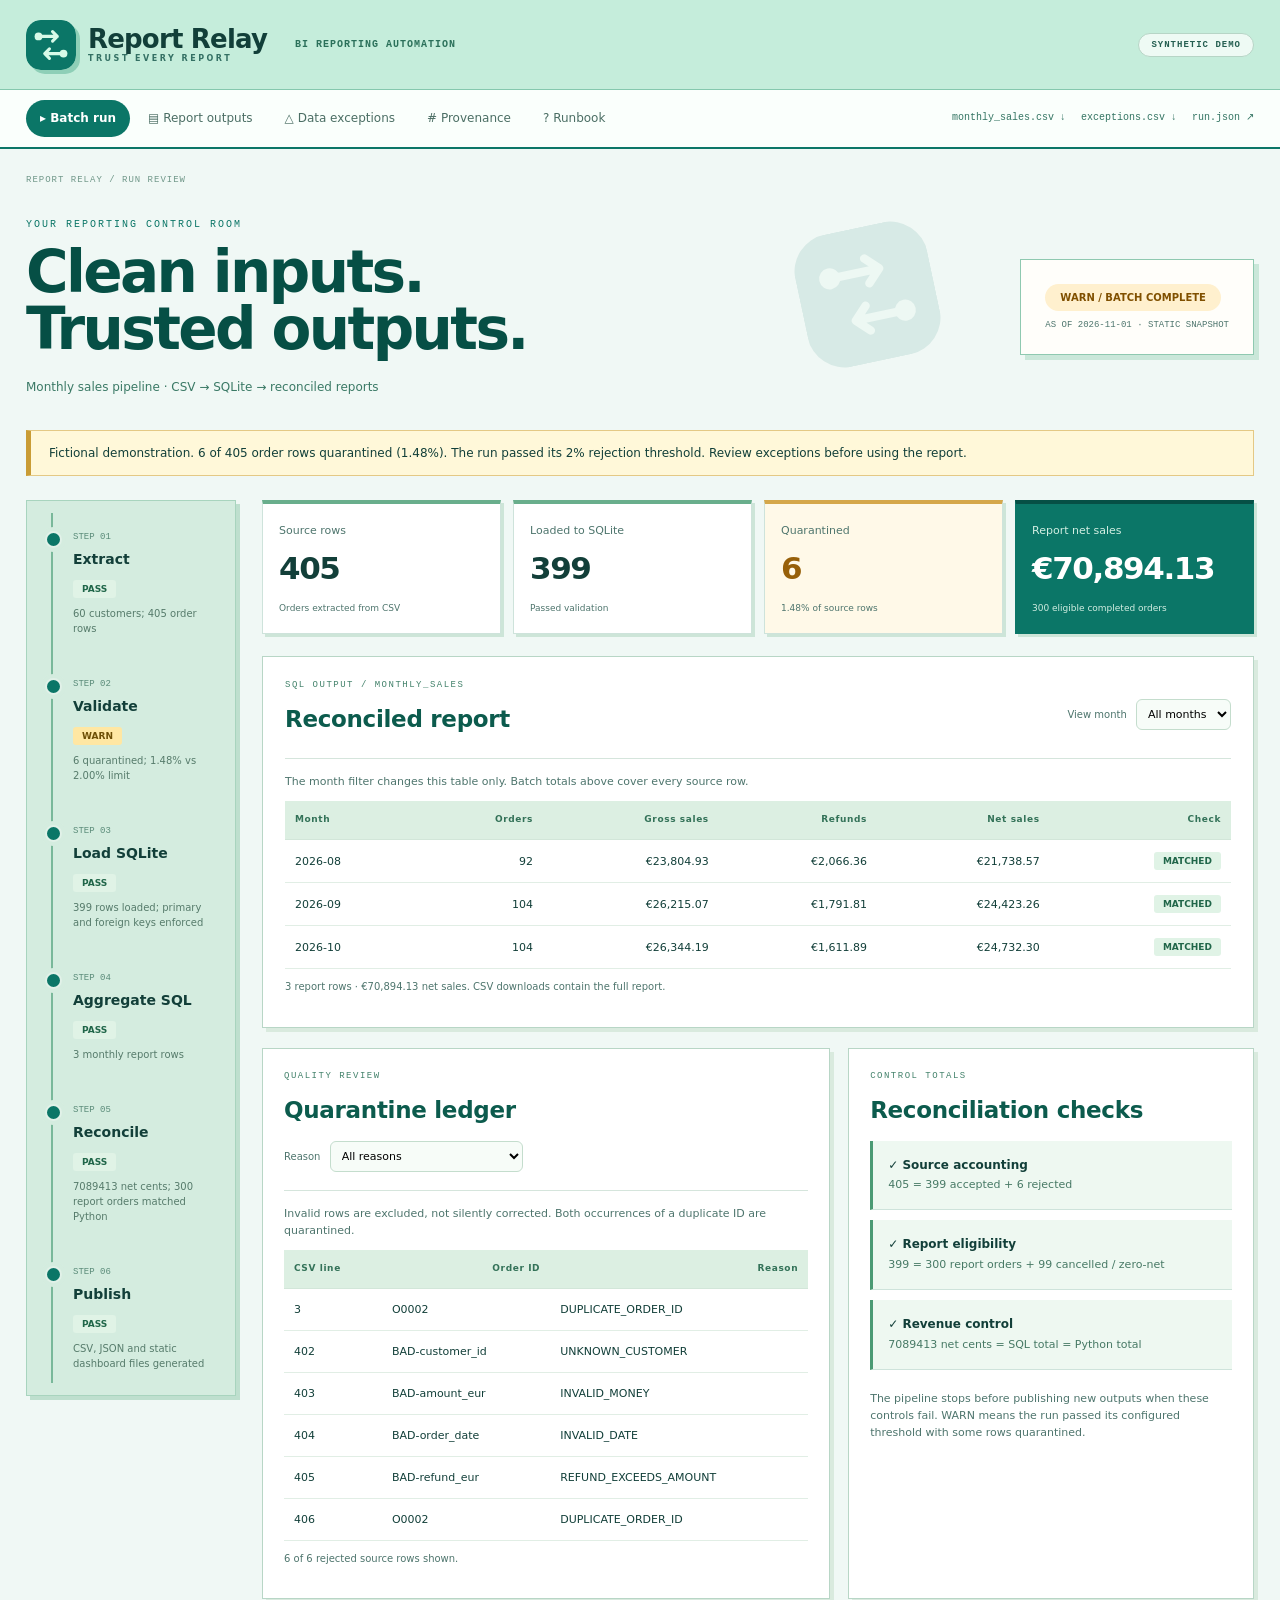
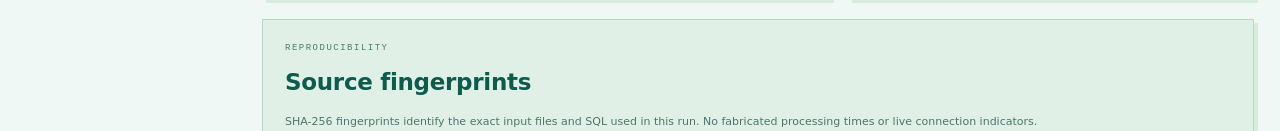
<file: index.html>
<!doctype html><html lang="en"><meta charset="utf-8"><link rel="icon" href="favicon.ico?v=identity4"><title>Report Relay</title><meta http-equiv="refresh" content="0;url=site/"><p><a href="site/">Open Report Relay</a></p></html>
</file>
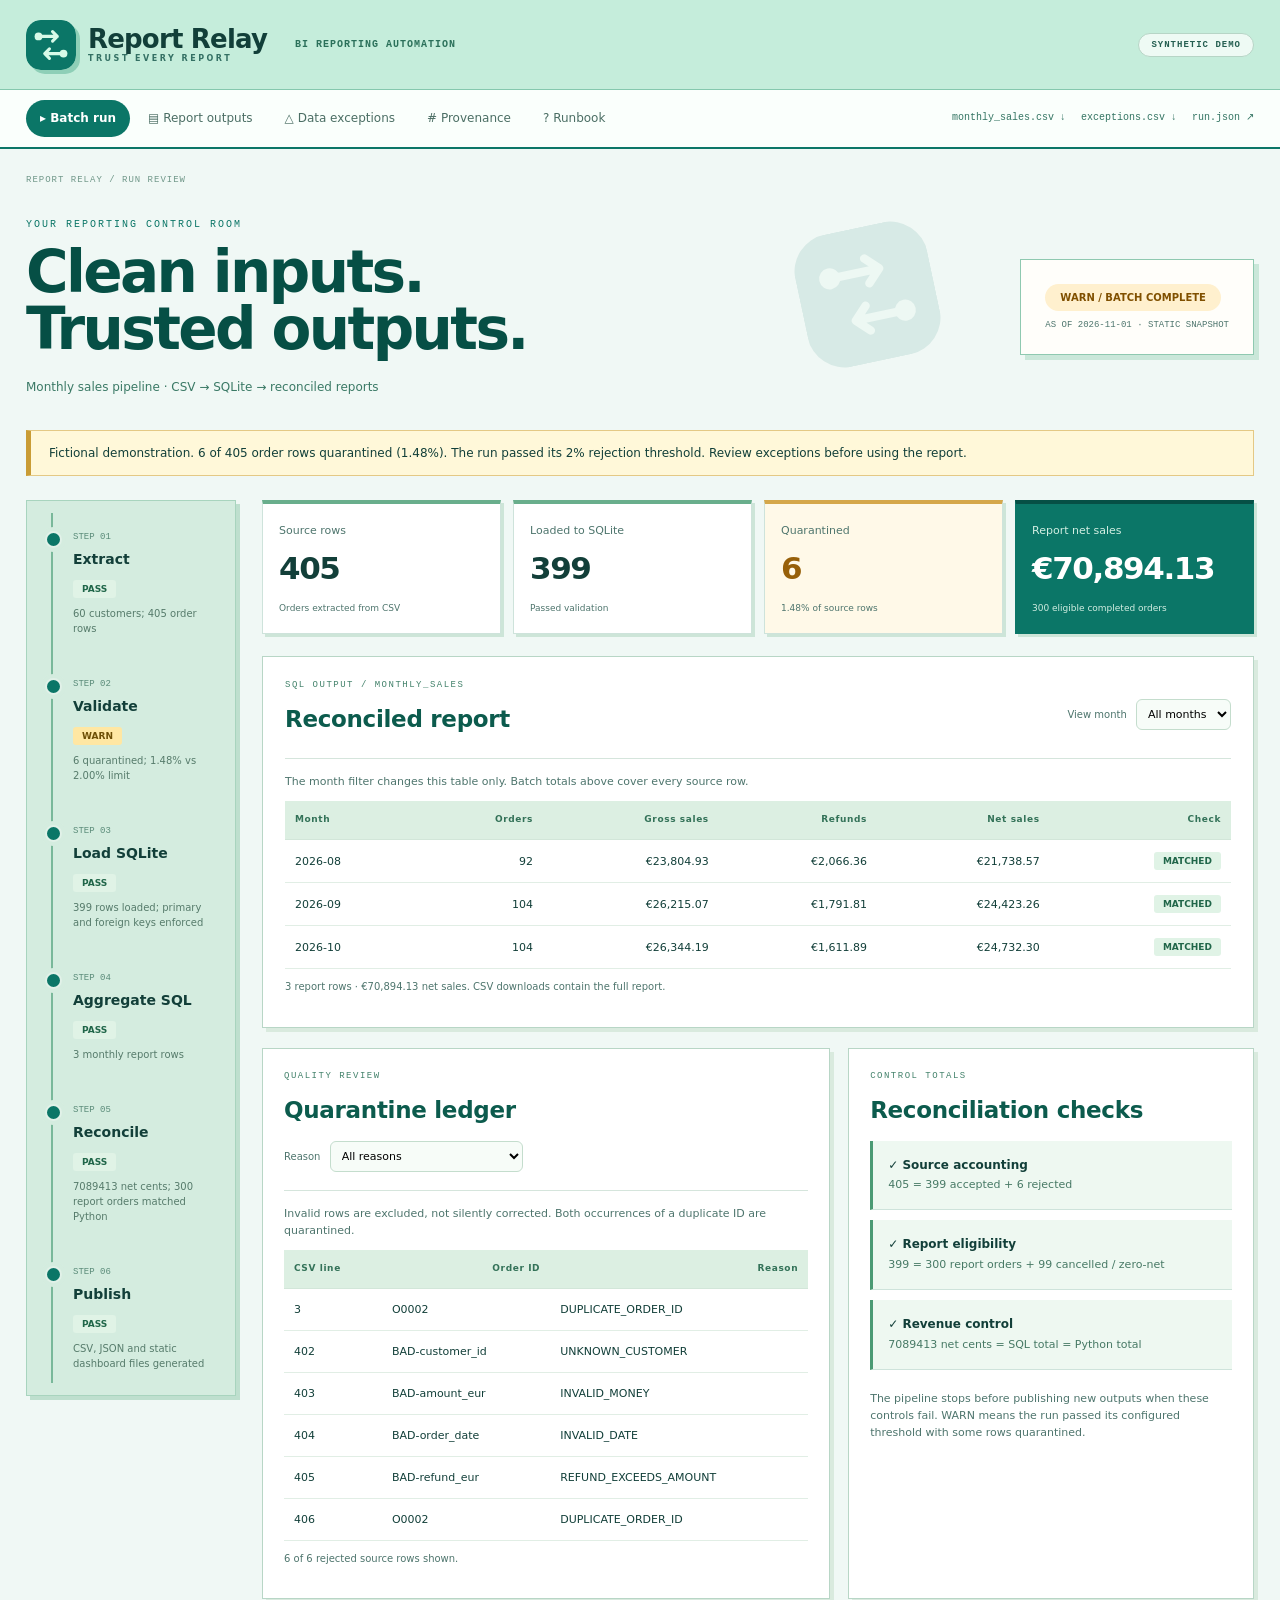
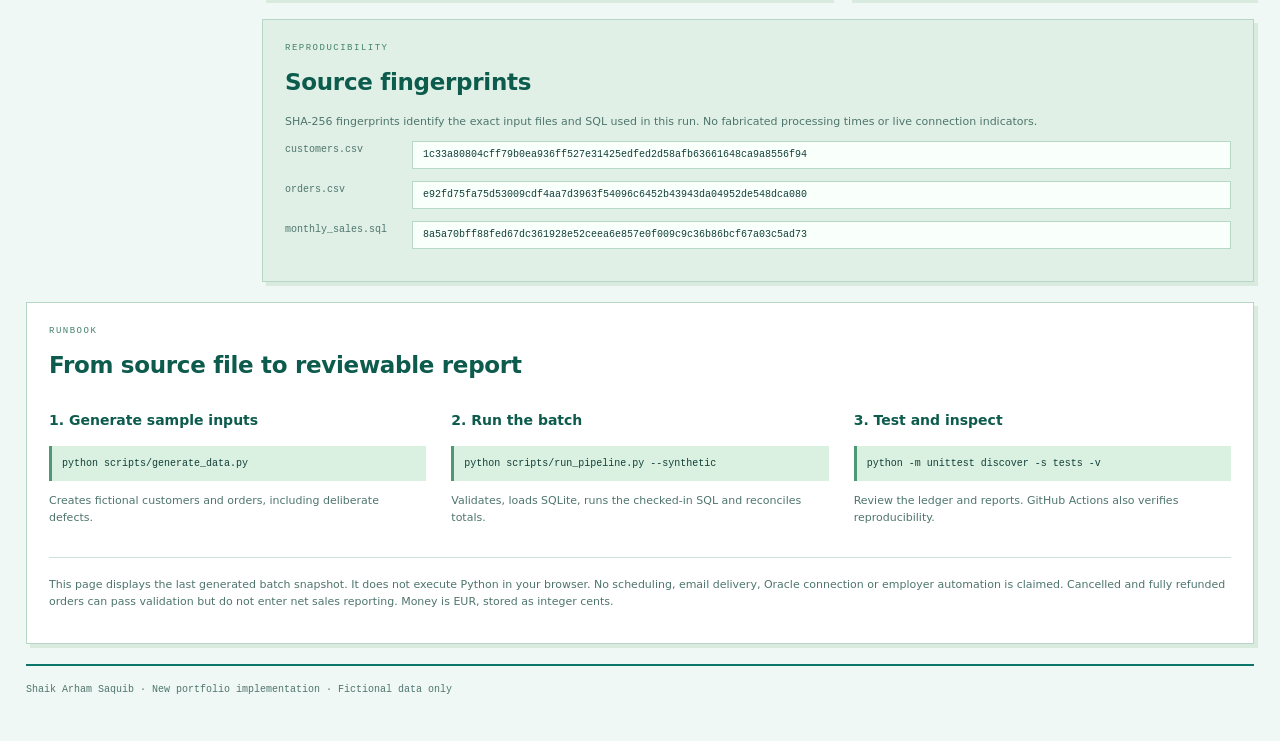
<file: site/index.html>
<!doctype html><html lang="en"><head><meta charset="utf-8"><meta name="viewport" content="width=device-width,initial-scale=1"><link rel="icon" href="favicon.ico?v=identity4" sizes="any"><link rel="icon" type="image/png" sizes="48x48" href="favicon.png?v=identity4"><link rel="apple-touch-icon" href="favicon.png?v=identity4"><title>Report Relay | BI Reporting Automation</title><link rel="stylesheet" href="styles.css?v=identity4"><script defer src="data.js"></script><script defer src="app.js"></script></head><body><a class="skip" href="#main">Skip to run report</a>
<header><a class="brand" href="#"><img src="logo.svg" alt="" width="42" height="42"><span>Report Relay<small>TRUST EVERY REPORT</small></span></a><span>BI REPORTING AUTOMATION</span><span class="environment">SYNTHETIC DEMO</span></header><div class="workspace"><aside class="sidebar"><a href="#main" class="active">▸ Batch run</a><a href="#reports">▤ Report outputs</a><a href="#exceptions">△ Data exceptions</a><a href="#provenance"># Provenance</a><a href="#method">? Runbook</a><div class="artifacts"><a href="downloads/monthly_sales.csv" download>monthly_sales.csv ↓</a><a href="downloads/exceptions.csv" download>exceptions.csv ↓</a><a href="../outputs/run.json">run.json ↗</a></div></aside>
<main id="main"><div class="breadcrumbs">REPORT RELAY / RUN REVIEW</div><section class="run-title"><div><p class="label">YOUR REPORTING CONTROL ROOM</p><h1>Clean inputs.<br>Trusted outputs.</h1><p class="sub">Monthly sales pipeline · CSV → SQLite → reconciled reports</p></div><div class="run-result"><span id="run-status"></span><small id="asof"></small></div></section><div class="notice" id="notice"></div>
<section class="pipeline" aria-label="Pipeline stage results" id="stages"></section>
<section class="metrics" aria-label="Full batch counts"><article><span>Source rows</span><strong id="input"></strong><small>Orders extracted from CSV</small></article><article><span>Loaded to SQLite</span><strong id="accepted"></strong><small>Passed validation</small></article><article class="warning"><span>Quarantined</span><strong id="rejected"></strong><small id="reject-rate"></small></article><article><span>Report net sales</span><strong id="revenue"></strong><small id="eligible"></small></article></section>
<section class="panel" id="reports"><div class="panel-heading"><div><p class="label">SQL OUTPUT / MONTHLY_SALES</p><h2>Reconciled report</h2></div><label for="month">View month <select id="month"><option value="">All months</option></select></label></div><p class="hint">The month filter changes this table only. Batch totals above cover every source row.</p><div class="table-wrap"><table><caption class="sr-only">Monthly sales output from SQLite</caption><thead><tr><th>Month</th><th>Orders</th><th>Gross sales</th><th>Refunds</th><th>Net sales</th><th>Check</th></tr></thead><tbody id="monthly"></tbody></table></div><p id="month-status" role="status" aria-live="polite"></p></section>
<div class="columns"><section class="panel" id="exceptions"><div class="panel-heading"><div><p class="label">QUALITY REVIEW</p><h2>Quarantine ledger</h2></div><label for="reason">Reason <select id="reason"><option value="">All reasons</option></select></label></div><p class="hint">Invalid rows are excluded, not silently corrected. Both occurrences of a duplicate ID are quarantined.</p><div class="table-wrap"><table><caption class="sr-only">Rejected order rows</caption><thead><tr><th>CSV line</th><th>Order ID</th><th>Reason</th></tr></thead><tbody id="errors"></tbody></table></div><p id="error-status" role="status" aria-live="polite"></p></section><section class="panel checks"><p class="label">CONTROL TOTALS</p><h2>Reconciliation checks</h2><div id="checks"></div><p class="hint">The pipeline stops before publishing new outputs when these controls fail. WARN means the run passed its configured threshold with some rows quarantined.</p></section></div>
<section class="panel" id="provenance"><p class="label">REPRODUCIBILITY</p><h2>Source fingerprints</h2><p class="hint">SHA-256 fingerprints identify the exact input files and SQL used in this run. No fabricated processing times or live connection indicators.</p><dl id="hashes"></dl></section>
<section class="panel" id="method"><p class="label">RUNBOOK</p><h2>From source file to reviewable report</h2><div class="runbook"><div><h3>1. Generate sample inputs</h3><code>python scripts/generate_data.py</code><p>Creates fictional customers and orders, including deliberate defects.</p></div><div><h3>2. Run the batch</h3><code>python scripts/run_pipeline.py --synthetic</code><p>Validates, loads SQLite, runs the checked-in SQL and reconciles totals.</p></div><div><h3>3. Test and inspect</h3><code>python -m unittest discover -s tests -v</code><p>Review the ledger and reports. GitHub Actions also verifies reproducibility.</p></div></div><p class="note">This page displays the last generated batch snapshot. It does not execute Python in your browser. No scheduling, email delivery, Oracle connection or employer automation is claimed. Cancelled and fully refunded orders can pass validation but do not enter net sales reporting. Money is EUR, stored as integer cents.</p></section><footer>Shaik Arham Saquib · New portfolio implementation · Fictional data only</footer></main></div></body></html>
</file>
<file: site/styles.css>
:root{--ink:#24282c;--muted:#66717b;--line:#dce0e4;--amber:#a45b00;--bg:#f5f6f7}*{box-sizing:border-box}body{margin:0;font:13px/1.55 system-ui,sans-serif;color:var(--ink);background:var(--bg)}header{height:64px;background:white;border-bottom:1px solid var(--line);display:flex;gap:28px;align-items:center;padding:0 26px}header>span{font:10px monospace;color:var(--muted);letter-spacing:1px}.brand{font:800 20px monospace;letter-spacing:-1px;text-decoration:none;color:var(--ink)}header .environment{margin-left:auto;border:1px solid #d4d9dd;padding:4px 8px;font-size:9px}.workspace{display:grid;grid-template-columns:215px minmax(0,1fr)}.sidebar{padding:28px 16px;background:#edf0f2;border-right:1px solid var(--line);position:sticky;top:0;height:100vh}.sidebar>a{display:block;padding:12px 13px;color:#4d5860;text-decoration:none;border-radius:3px;font-size:12px}.sidebar>a.active{background:#fff;border:1px solid #d5d9dc;color:#252c30;font-weight:700}.label{font:10px/1.5 monospace;letter-spacing:1px;color:var(--muted);margin:0 0 10px}.artifacts{border-top:1px solid #d3d9de;margin:30px 0;padding:20px 10px}.artifacts a{display:block;font:10px/2.6 monospace;color:#3d5669}.sidebar-note{font-size:10px;line-height:2;color:var(--muted);padding:0 10px}main{padding:24px 30px;max-width:1450px;width:100%}.breadcrumbs{font:9px monospace;color:#76818b;letter-spacing:1px;border-bottom:1px solid var(--line);padding-bottom:18px}.run-title{display:flex;justify-content:space-between;gap:25px;align-items:center;padding:25px 0 18px}h1{font-size:25px;letter-spacing:-.7px;line-height:1.3;margin:5px 0 9px}.sub{color:var(--muted);font-size:12px;margin:0}.run-result{text-align:right;white-space:nowrap}#run-status{display:inline-block;font:700 12px monospace;color:#805000;background:#fff0d5;border:1px solid #edcf9c;padding:8px 15px;border-radius:3px}.run-result small{display:block;font:10px monospace;color:var(--muted);margin-top:9px}.notice{border-left:3px solid #c78216;background:#fff7e7;padding:12px 16px;font-size:12px;margin-bottom:20px}.pipeline{display:grid;grid-template-columns:repeat(6,minmax(0,1fr));border:1px solid #cfd6dc;background:white;margin-bottom:22px}.stage{padding:14px 12px;border-right:1px solid var(--line)}.stage:last-child{border:0}.stage .step{font:9px monospace;color:#8b949b}.stage strong{display:block;font-size:12px;margin:8px 0}.stage small{font-size:10px;color:var(--muted);line-height:1.5;display:block}.status{font:8px monospace;padding:3px 5px;color:#23634a;background:#e7f1eb;display:inline-block}.status.warn{background:#fff0d5;color:#805000}.metrics{display:grid;grid-template-columns:repeat(4,1fr);border:1px solid #d2d9df;background:white;margin-bottom:22px}.metrics article{padding:17px 20px;border-right:1px solid var(--line)}.metrics article:last-child{border:0}.metrics span{font-size:11px;color:var(--muted)}.metrics strong{display:block;font:600 28px/1.5 monospace;margin:5px 0}.metrics small{font-size:10px;color:var(--muted)}.metrics .warning strong{color:var(--amber)}.panel{background:white;border:1px solid #d2d9df;padding:20px;margin-bottom:20px;border-radius:3px}.panel-heading{display:flex;justify-content:space-between;gap:15px;align-items:center}h2{font-size:17px;margin:3px 0 12px;letter-spacing:-.3px}.hint{font-size:11px;color:var(--muted)}label{font-size:10px;color:var(--muted)}select{font:11px system-ui;padding:7px;border:1px solid #cbd3da;background:white;margin-left:6px;border-radius:3px;max-width:220px}.table-wrap{overflow:auto}table{width:100%;border-collapse:collapse;white-space:nowrap;font-size:11px;text-align:right}th,td{padding:12px 10px;border-bottom:1px solid #e5e8eb}th{font-size:9px;letter-spacing:.6px;color:var(--muted);background:#f4f6f8}td{font-family:monospace}th:first-child,td:first-child{text-align:left}#errors th,#errors td{text-align:left}#month-status,#error-status{font-size:10px;color:var(--muted)}.columns{display:grid;grid-template-columns:1.6fr 1fr;gap:20px}.check{padding:15px 0;border-bottom:1px solid var(--line)}.check strong{font-size:11px;display:block}.check code{font-size:11px;color:#476052}.checks .hint{margin-top:20px}dl{display:grid;grid-template-columns:130px 1fr;font:10px/1.8 monospace;gap:12px}dt{color:var(--muted)}dd{margin:0;overflow-wrap:anywhere;background:#f6f7f8;padding:4px 10px}.runbook{display:grid;grid-template-columns:repeat(3,minmax(0,1fr));gap:25px}h3{font-size:12px}.runbook code{display:block;font-size:10px;background:#f0f3f5;padding:10px;overflow-wrap:anywhere}.runbook p,.note{font-size:11px;color:var(--muted)}.note{border-top:1px solid var(--line);padding-top:18px;margin-top:20px}footer{font:10px monospace;color:var(--muted);padding-bottom:20px}.sr-only,.skip:not(:focus){position:absolute;width:1px;height:1px;overflow:hidden;clip:rect(0,0,0,0)}:focus-visible{outline:3px solid #e5a442;outline-offset:3px}@media(max-width:1100px){.pipeline{grid-template-columns:repeat(3,1fr)}.stage:nth-child(3){border-right:0}.stage:nth-child(-n+3){border-bottom:1px solid var(--line)}.columns{grid-template-columns:1fr}.runbook{grid-template-columns:1fr}.metrics{grid-template-columns:repeat(2,1fr)}.metrics article:nth-child(2){border-right:0}}@media(max-width:750px){.workspace{grid-template-columns:1fr}.sidebar{position:static;height:auto;border-bottom:1px solid var(--line);display:flex;gap:10px;padding:10px;overflow:auto}.sidebar>.label,.artifacts,.sidebar-note{display:none}.sidebar>a{white-space:nowrap;padding:7px}.run-title{display:block}.run-result{text-align:left;margin-top:15px}main{padding:18px 16px}header{padding:0 16px}header>span:not(.environment){display:none}.pipeline{grid-template-columns:repeat(2,1fr)}.stage:nth-child(3){border-right:1px solid var(--line)}.stage:nth-child(2n){border-right:0}.stage:nth-child(-n+4){border-bottom:1px solid var(--line)}.panel-heading{display:block}.panel-heading label{display:block;margin-bottom:12px}dl{grid-template-columns:1fr;gap:4px}.metrics article{padding:14px}.metrics strong{font-size:24px}}

/* Report Relay: mint control room, horizontal navigation and a vertical run timeline. */
:root{--ink:#123f39;--muted:#4e756d;--line:#cee3db;--bg:#eef8f3;--amber:#976009}body{background:var(--bg);font-family:system-ui,sans-serif}header{height:86px;border:0;background:#dff2e8;max-width:none;padding:0 max(26px,calc((100vw - 1360px)/2))}.brand{display:flex;align-items:center;gap:12px;font:750 23px system-ui;letter-spacing:-.8px}.brand img{display:block}.brand small{display:block;font-size:8px;letter-spacing:2px;margin-top:2px;color:#347064}.brand span{line-height:1.1}header>span{color:#467a6b}header .environment{background:#eefaf4;border-color:#b7d5c6;color:#245e50;border-radius:20px;padding:6px 12px}.workspace{display:block}.sidebar{position:static;height:auto;max-width:none;background:#fff;border:0;border-bottom:1px solid var(--line);display:flex;align-items:center;gap:4px;padding:10px max(26px,calc((100vw - 1360px)/2));overflow:auto}.sidebar>a{white-space:nowrap;border-radius:25px;padding:9px 14px;color:#4b6e64}.sidebar>a.active{background:#e5f5ec;border:0;color:#17634f}.artifacts{display:flex;border:0;margin:0 0 0 auto;padding:0 0 0 20px;gap:15px;white-space:nowrap}.artifacts a{font-size:10px;color:#337462;text-decoration:none}main{max-width:1360px;margin:auto;padding:26px;display:grid;grid-template-columns:210px minmax(0,1fr);column-gap:26px;align-items:start}.breadcrumbs{grid-column:1/-1;color:#709789;border:0;font-size:9px;padding-bottom:0}.run-title{grid-column:1/-1;padding:25px 0}.run-title .label{color:#3b8069;font-size:10px}h1{font-size:43px;line-height:1.08;letter-spacing:-1.6px;font-weight:650;margin:12px 0 16px}.sub{font-size:13px}.run-result{background:#fff;border:1px solid var(--line);border-radius:14px;padding:20px;text-align:left}#run-status{border:0;background:#fff0ce;border-radius:20px;font:700 10px system-ui;padding:8px 15px}.run-result small{font-size:9px}.notice{grid-column:1/-1;background:#fffaf0;border:1px solid #e9d9ad;border-radius:8px;padding:13px 18px;margin-bottom:24px}.pipeline{grid-column:1;grid-row:4/8;display:flex;flex-direction:column;background:#e1f1e8;border:0;border-radius:14px;padding:12px;margin:0;position:sticky;top:16px}.stage{position:relative;border:0!important;border-left:2px solid #badacc!important;margin-left:12px;padding:12px 12px 24px 20px}.stage:before{content:'';position:absolute;width:10px;height:10px;border-radius:50%;left:-6px;top:18px;background:#0b7667;border:2px solid #e1f1e8}.stage:last-child{padding-bottom:12px}.stage .step{font-size:8px;color:#5a8b79}.stage strong{font-size:13px;margin:4px 0 7px}.stage small{margin-top:8px;font-size:10px;color:#567b6b}.status{border-radius:20px;background:#e0f3e6;color:#206649;font-family:system-ui;font-size:8px;font-weight:750;padding:3px 8px}.metrics{grid-column:2;grid-row:4;display:grid;grid-template-columns:repeat(4,1fr);gap:12px;background:none;border:0}.metrics article{border:1px solid #cee3db!important;border-radius:12px;background:#fff;padding:16px}.metrics article:last-child{background:#0b7667;color:#fff;border-color:#0b7667!important}.metrics article:last-child span,.metrics article:last-child small{color:#d3eee2}.metrics strong{font-family:system-ui;font-size:27px;font-weight:650;letter-spacing:-1px}.metrics small{font-size:9px}.panel{border-color:#d1e5d9;border-radius:14px;padding:22px}.panel h2{font-size:20px;font-weight:650}#reports{grid-column:2;grid-row:5}.columns{grid-column:2;grid-row:6;grid-template-columns:1.4fr 1fr;gap:18px}.columns .panel{padding:18px;min-width:0}.columns .panel-heading{display:block}.columns .panel-heading label{display:block;margin:10px 0}#provenance{grid-column:2;grid-row:7}#method{grid-column:1/-1;grid-row:8}footer{grid-column:1/-1;grid-row:9}.label{color:#648a7c;font-size:9px}th{background:#eff7f1;color:#658574;border-bottom:1px solid #d2e6d9}td{font-family:system-ui;font-variant-numeric:tabular-nums;border-color:#e1eee5;font-size:11px}select{border-color:#c4ddcd;border-radius:6px;background:#f7fcf8}.check code{font-family:system-ui;font-size:11px}dd,.runbook code{background:#edf6ef;border-radius:6px}dl{grid-template-columns:115px 1fr}.runbook{grid-template-columns:repeat(3,minmax(0,1fr))}:focus-visible{outline:3px solid #0b7667;outline-offset:3px}@media(max-width:1100px){main{grid-template-columns:175px minmax(0,1fr);gap:18px}.metrics{grid-template-columns:repeat(2,1fr)}.columns{grid-template-columns:1fr}.artifacts{display:none}.runbook{grid-template-columns:1fr}}@media(max-width:750px){header{height:75px;padding:0 18px}.brand{font-size:20px}.sidebar{display:flex;padding:9px 12px;gap:2px}.sidebar>a{padding:8px 10px;font-size:10px}.sidebar .artifacts{display:none}main{display:flex;flex-direction:column;gap:0;padding:20px 16px}main>*{width:100%}.run-title{display:flex;gap:12px;padding:20px 0}h1{font-size:32px}.run-result{padding:12px;white-space:normal}.run-result small{font-size:8px}.sub{font-size:11px}#run-status{font-size:8px;padding:6px 9px}.pipeline{position:static;display:grid;grid-template-columns:repeat(2,minmax(0,1fr));padding:12px;margin-bottom:20px}.stage{padding:10px 8px 18px 15px}.metrics{display:grid;grid-template-columns:repeat(2,1fr);margin-bottom:20px}.columns{display:block}.panel-heading{display:block}.panel-heading label{display:block;margin-bottom:10px}dl{grid-template-columns:1fr}.runbook{grid-template-columns:1fr}header>span:not(.environment){display:none}}

/* Relay visual system: bright technical canvas and a prominent routing motif. */
body{background:#f0f8f5;background-image:radial-gradient(#b6d9cc 0.55px,transparent .55px);background-size:18px 18px}header{background:#c5eddb;border-bottom:1px solid #85c8ae;height:90px}.brand{font-size:26px}.brand img{width:50px;height:50px;box-shadow:4px 4px 0 #8ecfb7;border-radius:15px}.brand small{letter-spacing:2.5px;font-size:8px}header>span{font-weight:700;color:#2b705a}.sidebar{background:#fafffc;border-bottom:2px solid #0b7667}.sidebar>a.active{background:#0b7667;color:#fff}.run-title{padding:30px 0;position:relative;isolation:isolate;min-height:245px}.run-title:after{content:'';position:absolute;right:26%;top:42px;width:135px;height:135px;background:url('logo.svg') center/contain no-repeat;opacity:.1;transform:rotate(-12deg);z-index:-1}.run-title .label{letter-spacing:2px;color:#0b7667}h1{font-size:58px;letter-spacing:-2.6px;line-height:.98;font-weight:750;color:#064f45}.sub{margin-top:20px;font-size:12px;color:#3a7965}.run-result{border:1px solid #8fc9b0;box-shadow:5px 5px 0 #cae7d9;background:#fffefa;border-radius:0;padding:24px}.notice{background:#fff8d9;border:1px solid #e4c985;border-left:5px solid #c99c35;border-radius:0}.pipeline{background:#d4ecdf;border-radius:0;border:1px solid #a8d4be;box-shadow:4px 4px 0 #bedfce}.stage strong{font-size:14px;font-weight:750}.stage{border-left-color:#79b89a!important}.stage:before{width:13px;height:13px;left:-8px;box-shadow:0 0 0 4px #d4ecdf}.stage .step{font-size:9px}.metrics article{border-radius:0;box-shadow:3px 3px 0 #cde5d8;border-top:4px solid #69ae8c!important}.metrics article:last-child{background:#0b7667;border-top-color:#064f45!important}.metrics strong{font-size:31px;letter-spacing:-1.4px}.metrics .warning{background:#fff9e8;border-top-color:#d5a74a!important}.panel{border-radius:0;border-color:#b8d6c6;box-shadow:4px 4px 0 #d9eade}.panel-heading{border-bottom:1px solid #d5e5dc;padding-bottom:8px;margin-bottom:14px}.panel h2{font-size:23px;color:#0c5b4d}.label{color:#43826b;letter-spacing:1.5px}th{background:#dcefe2;color:#337258}.status{border-radius:3px;font-size:9px;padding:4px 9px}.status.warn{background:#ffe7a3;color:#6e4f06}.check{background:#eef8f1;margin-bottom:10px;padding:15px;border-left:3px solid #4b9a74}.check strong{font-size:12px}.check code{color:#477965}.columns .panel{padding:21px}#provenance{background:#e0f0e6}dd{background:#f9fffb;border:1px solid #b6d9c6;border-radius:0}.runbook code{background:#daf0e1;border-left:3px solid #4b9a74;border-radius:0}.runbook h3{font-size:14px;color:#0c5b4d}footer{border-top:2px solid #0b7667;padding-top:18px}@media(max-width:1100px){h1{font-size:48px}.run-title:after{right:29%;width:100px;height:100px}.metrics strong{font-size:28px}}@media(max-width:750px){h1{font-size:39px}.run-title{min-height:0}.run-title:after{display:none}.run-result{padding:13px}.brand{font-size:21px}.brand img{width:41px;height:41px}.metrics strong{font-size:26px}header{height:80px}.pipeline{box-shadow:none}}
</file>
